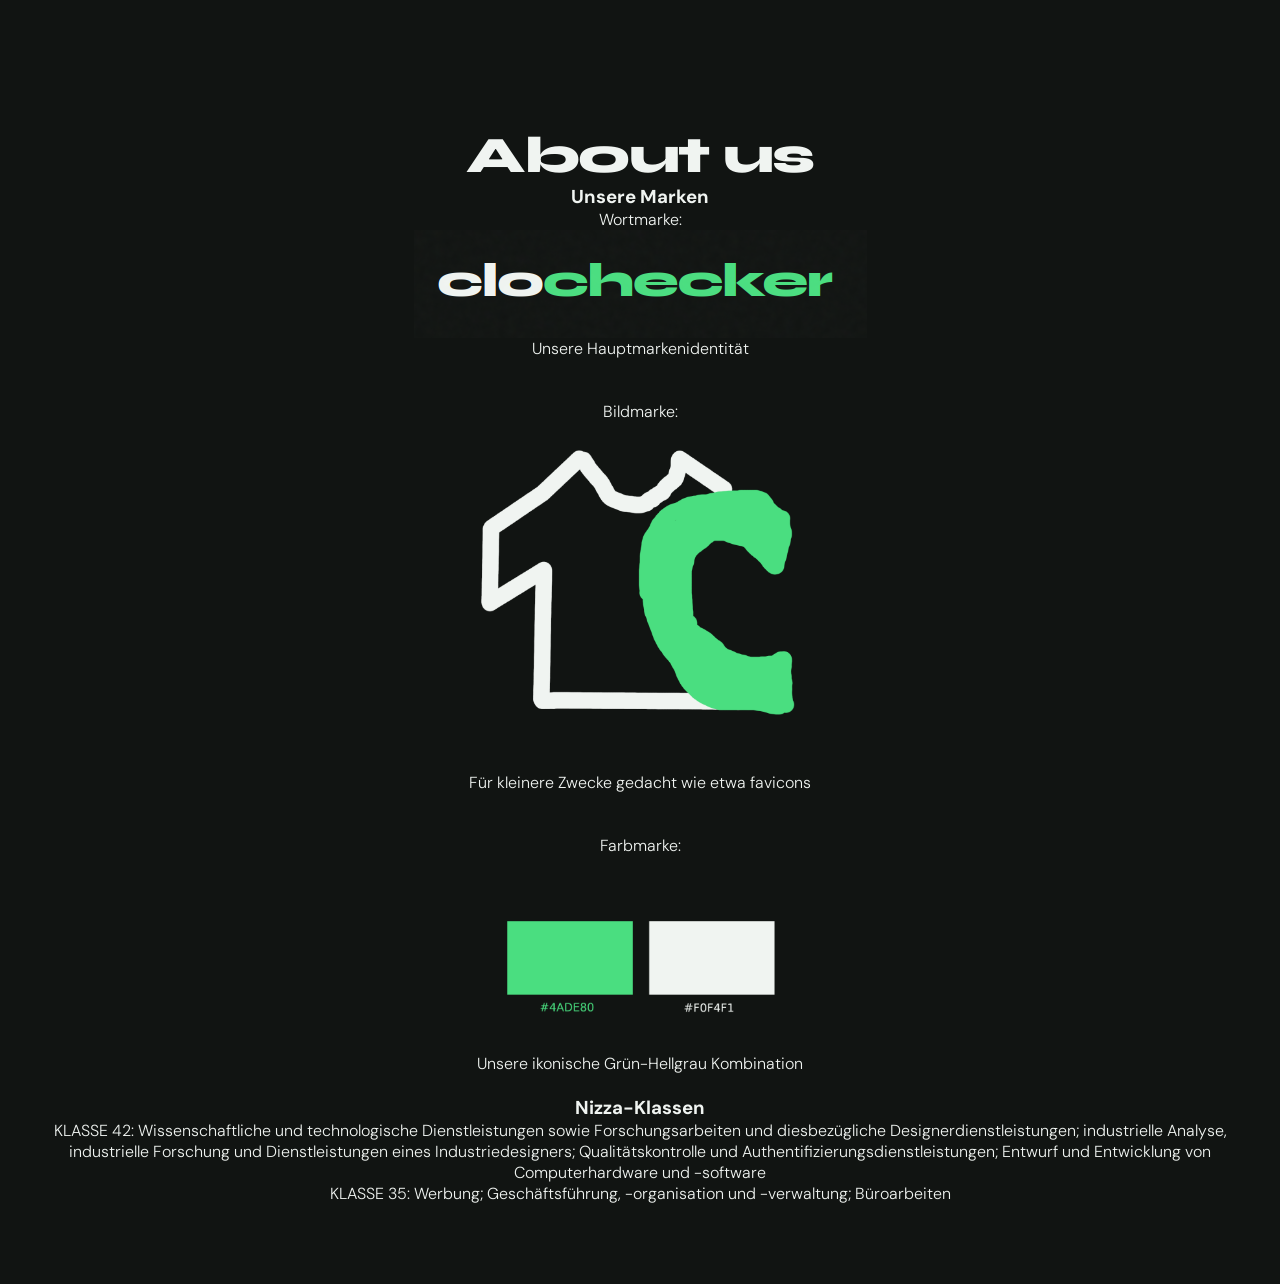
<file: aboutus.html>
<!DOCTYPE html>
<html lang="de">
<head>
<meta charset="UTF-8">
<meta name="viewport" content="width=device-width, initial-scale=1.0">
<title>clochecker – Preisvergleich für Kleidung</title>
<link href="https://fonts.googleapis.com/css2?family=Syne:wght@400;600;700;800&family=DM+Sans:ital,wght@0,300;0,400;0,500;1,300&display=swap" rel="stylesheet">
<link rel="stylesheet" href="style.css" type="text/css">
</head>
<body>
<section id="hero">
<h2>About us</h2>
<h3>Unsere Marken</h3>
<p>Wortmarke:</p>
<img src="wortmarke.png" alt="Unsere Wortmarke">
<p>Unsere Hauptmarkenidentität</p>
<p><br></br>Bildmarke:</p>
<img src="bildlogo.png" alt="Unsere Bildmarke" style="max-width: 350px; max-height: 350px;">
<p>Für kleinere Zwecke gedacht wie etwa favicons</p>
<p><br></br>Farbmarke:</p>
<img src="farbmarke.png" alt="Unsere Farbmarke" style="max-width: 350px; max-height: 450px;">
<p>Unsere ikonische Grün-Hellgrau Kombination<br></br></p>
<h3>Nizza-Klassen</h3>
<p>KLASSE 42: Wissenschaftliche und technologische Dienstleistungen sowie
Forschungsarbeiten und diesbezügliche Designerdienstleistungen;
industrielle Analyse, industrielle Forschung und Dienstleistungen eines
Industriedesigners; Qualitätskontrolle und
Authentifizierungsdienstleistungen; Entwurf und Entwicklung von
Computerhardware und -software</p>
<p>KLASSE 35: Werbung; Geschäftsführung, -organisation und -verwaltung; Büroarbeiten</p>
</section>
</body>
</html>
</file>
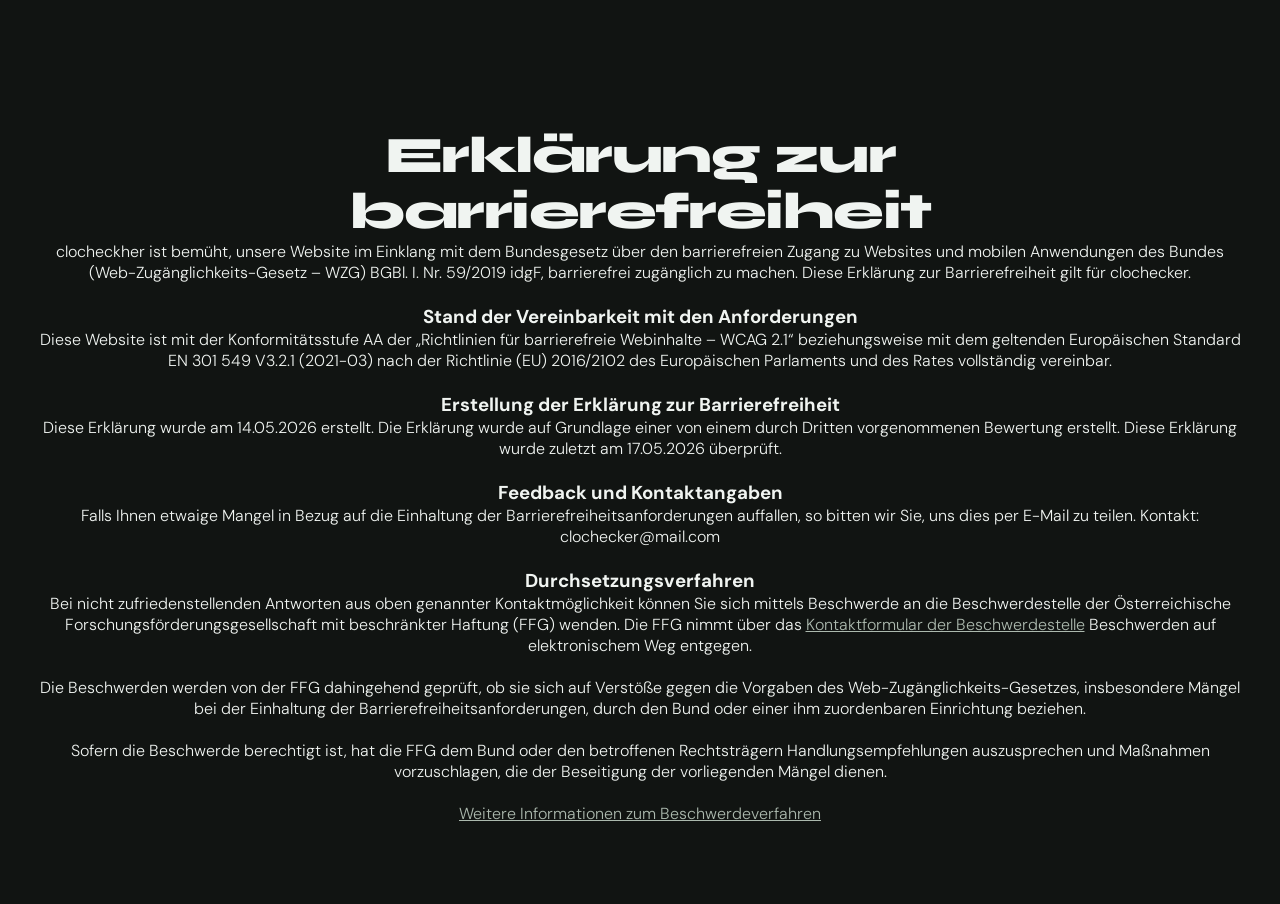
<file: barrierefreiheit.html>
<!DOCTYPE html>
<html lang="de">
<head>
<meta charset="UTF-8">
<meta name="viewport" content="width=device-width, initial-scale=1.0">
<title>clochecker – Preisvergleich für Kleidung</title>
<link href="https://fonts.googleapis.com/css2?family=Syne:wght@400;600;700;800&family=DM+Sans:ital,wght@0,300;0,400;0,500;1,300&display=swap" rel="stylesheet">
<link rel="stylesheet" href="style.css" type="text/css">
</head>
<body>
<section id="hero">
<h2>Erklärung zur barrierefreiheit</h2>
<p>clocheckher ist bemüht, unsere Website im Einklang mit dem Bundesgesetz über den barrierefreien Zugang zu Websites und mobilen Anwendungen des Bundes (Web-Zugänglichkeits-Gesetz – WZG) BGBl. I. Nr. 59/2019 idgF, barrierefrei zugänglich zu machen.

Diese Erklärung zur Barrierefreiheit gilt für clochecker.<br></br></p>
<h3>Stand der Vereinbarkeit mit den Anforderungen</h3>
<p>Diese Website ist mit der Konformitätsstufe AA der „Richtlinien für barrierefreie Webinhalte – WCAG 2.1“ beziehungsweise mit dem geltenden Europäischen Standard EN 301 549 V3.2.1 (2021-03) nach der Richtlinie (EU) 2016/2102 des Europäischen Parlaments und des Rates vollständig vereinbar.<br></br></p>
<h3>Erstellung der Erklärung zur Barrierefreiheit</h3>
<p>Diese Erklärung wurde am 14.05.2026 erstellt. Die Erklärung wurde auf Grundlage einer von einem durch Dritten vorgenommenen Bewertung erstellt. Diese Erklärung wurde zuletzt am 17.05.2026 überprüft.<br></br></p>
<h3>Feedback und Kontaktangaben</h3>
<p>Falls Ihnen etwaige Mangel in Bezug auf die Einhaltung der Barrierefreiheitsanforderungen auffallen, so bitten wir Sie, uns dies per E-Mail zu teilen.
    Kontakt: clochecker@mail.com<br></br></p>
<h3>Durchsetzungsverfahren</h3>
<p>Bei nicht zufriedenstellenden Antworten aus oben genannter Kontaktmöglichkeit können Sie sich mittels Beschwerde an die Beschwerdestelle der Österreichische Forschungsförderungsgesellschaft mit beschränkter Haftung (FFG) wenden. Die FFG nimmt über das <a href="https://www.digitalbarrierefrei.at/de/beschwerdestelle/kontaktformular-beschwerdestelle">Kontaktformular der Beschwerdestelle</a> Beschwerden auf elektronischem Weg entgegen.
<br></br>Die Beschwerden werden von der FFG dahingehend geprüft, ob sie sich auf Verstöße gegen die Vorgaben des Web-Zugänglichkeits-Gesetzes, insbesondere Mängel bei der Einhaltung der Barrierefreiheitsanforderungen, durch den Bund oder einer ihm zuordenbaren Einrichtung beziehen.
<br></br>Sofern die Beschwerde berechtigt ist, hat die FFG dem Bund oder den betroffenen Rechtsträgern Handlungsempfehlungen auszusprechen und Maßnahmen vorzuschlagen, die der Beseitigung der vorliegenden Mängel dienen.
<br></br><a href="https://www.digitalbarrierefrei.at/de/beschwerde-einreichen/informationen-zum-beschwerdeprozess">Weitere Informationen zum Beschwerdeverfahren</a></p>
</section>
</body>
</html>
</file>
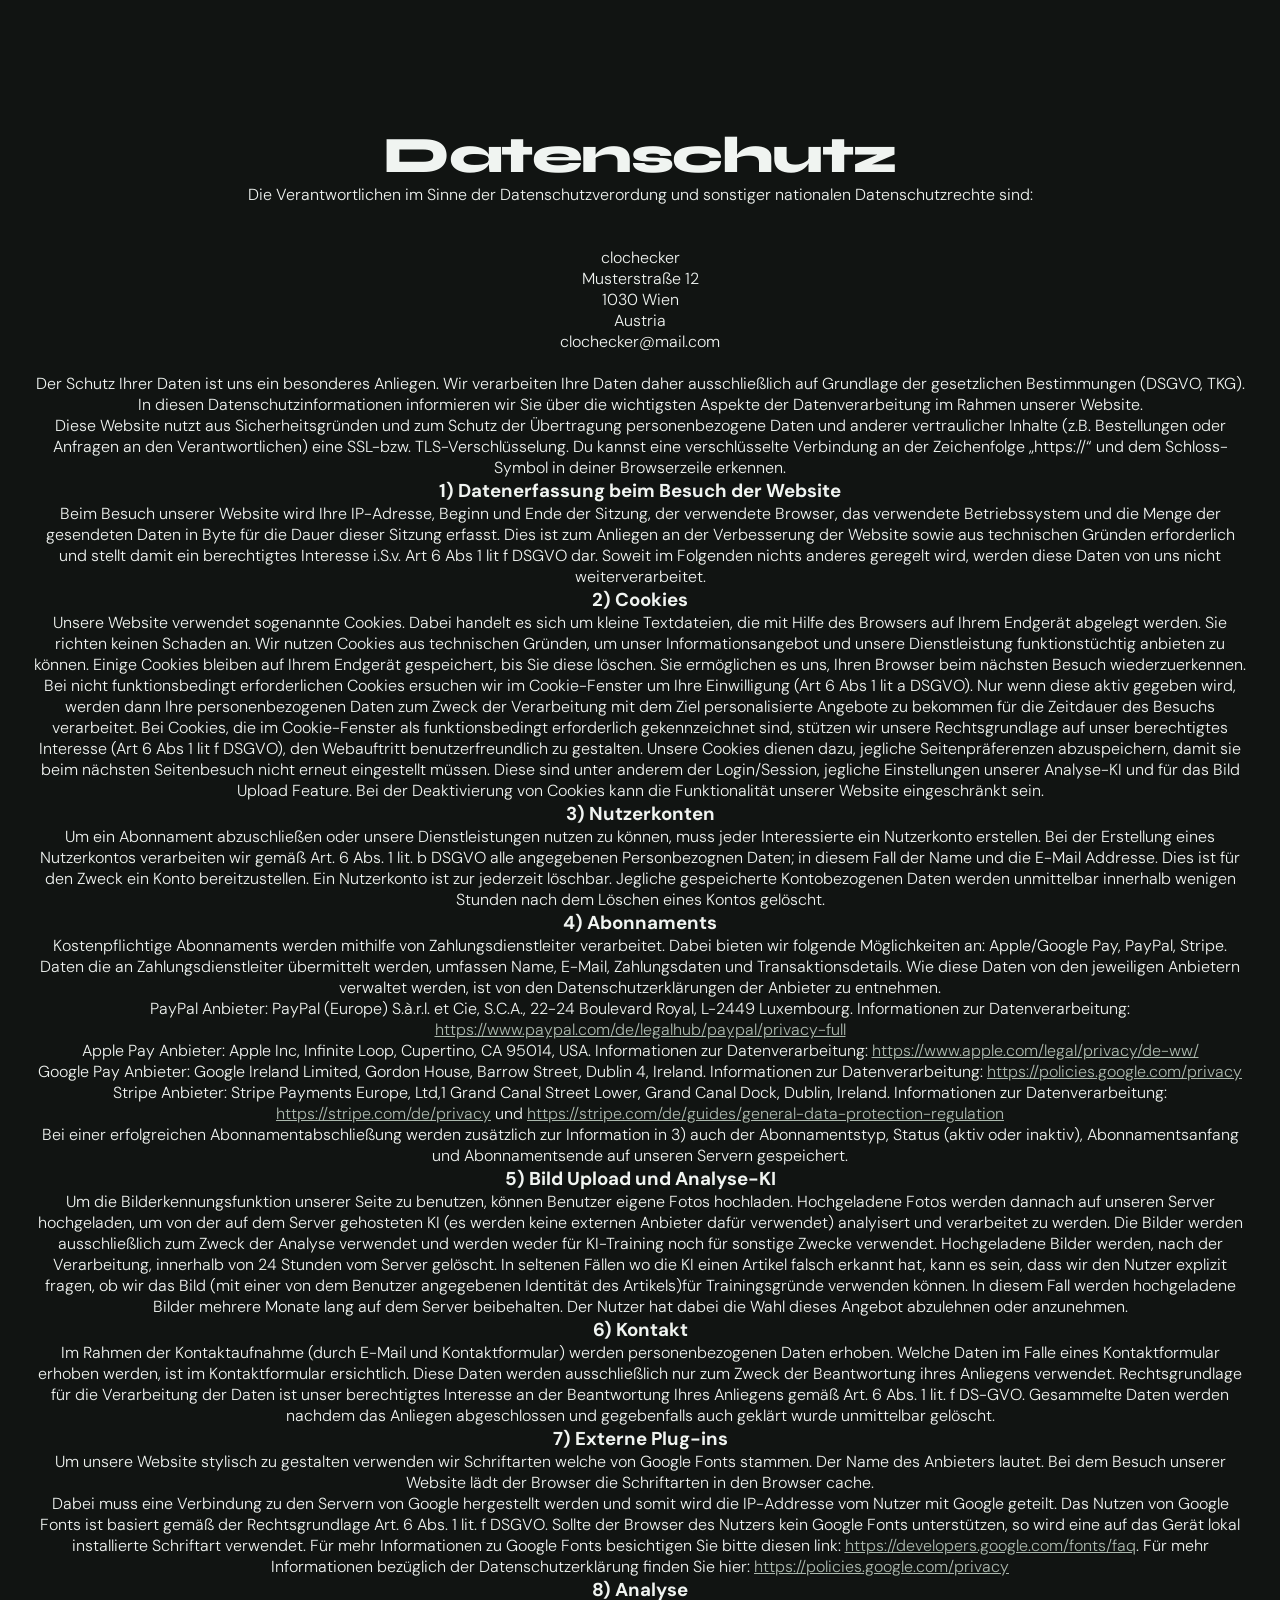
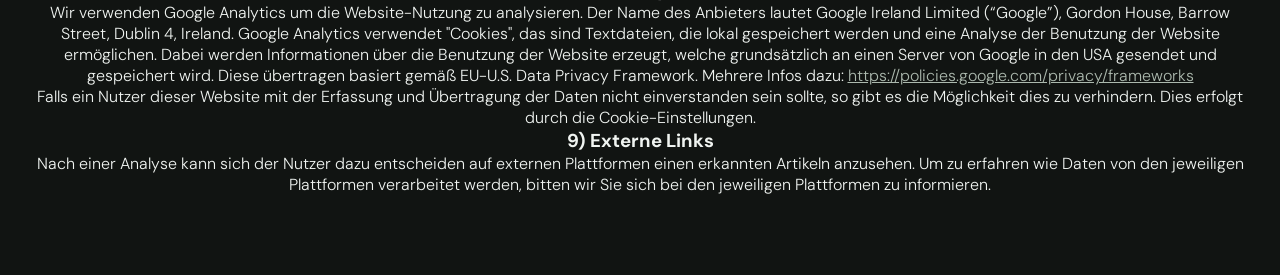
<file: datenschutz.html>
<!DOCTYPE html>
<html lang="de">
<head>
<meta charset="UTF-8">
<meta name="viewport" content="width=device-width, initial-scale=1.0">
<title>clochecker – Preisvergleich für Kleidung</title>
<link href="https://fonts.googleapis.com/css2?family=Syne:wght@400;600;700;800&family=DM+Sans:ital,wght@0,300;0,400;0,500;1,300&display=swap" rel="stylesheet">
<link rel="stylesheet" href="style.css" type="text/css">
</head>
<body>
<section id="hero">
<h2>Datenschutz</h2>
<p>Die Verantwortlichen im Sinne der Datenschutzverordung und sonstiger nationalen Datenschutzrechte sind:</p>
<p><br></br>clochecker</p>
<p>Musterstraße 12 </p>
<p>1030 Wien</p>
<p>Austria</p>
<p>clochecker@mail.com<br></br></p>
<p>Der Schutz Ihrer Daten ist uns ein besonderes Anliegen. Wir verarbeiten Ihre Daten daher ausschließlich auf Grundlage der gesetzlichen Bestimmungen (DSGVO, TKG). In diesen Datenschutzinformationen informieren wir Sie über die wichtigsten Aspekte der Datenverarbeitung im Rahmen unserer Website.</p>
<p>Diese Website nutzt aus Sicherheitsgründen und zum Schutz der Übertragung personenbezogene Daten und anderer vertraulicher Inhalte (z.B. Bestellungen oder Anfragen an den Verantwortlichen) eine SSL-bzw. TLS-Verschlüsselung. Du kannst eine verschlüsselte Verbindung an der Zeichenfolge „https://“ und dem Schloss-Symbol in deiner Browserzeile erkennen.</p>
<h3>1) Datenerfassung beim Besuch der Website</h3>
<p>Beim Besuch unserer Website wird Ihre IP-Adresse, Beginn und Ende der Sitzung, der verwendete Browser, das verwendete Betriebssystem und die Menge der gesendeten Daten in Byte für die Dauer dieser Sitzung erfasst. Dies ist zum Anliegen an der Verbesserung der Website sowie aus technischen Gründen erforderlich und stellt damit ein berechtigtes Interesse i.S.v. Art 6 Abs 1 lit f DSGVO dar. Soweit im Folgenden nichts anderes geregelt wird, werden diese Daten von uns nicht weiterverarbeitet.</p>
<h3>2) Cookies</h3>
<p>Unsere Website verwendet sogenannte Cookies. Dabei handelt es sich um kleine Textdateien, die mit Hilfe des Browsers auf Ihrem Endgerät abgelegt werden. Sie richten keinen Schaden an.

Wir nutzen Cookies aus technischen Gründen, um unser Informationsangebot und unsere Dienstleistung funktionstüchtig anbieten zu können. Einige Cookies bleiben auf Ihrem Endgerät gespeichert, bis Sie diese löschen. Sie ermöglichen es uns, Ihren Browser beim nächsten Besuch wiederzuerkennen.

Bei nicht funktionsbedingt erforderlichen Cookies ersuchen wir im Cookie-Fenster um Ihre Einwilligung (Art 6 Abs 1 lit a DSGVO). Nur wenn diese aktiv gegeben wird, werden dann Ihre personenbezogenen Daten zum Zweck der Verarbeitung mit dem Ziel personalisierte Angebote zu bekommen für die Zeitdauer des Besuchs verarbeitet.

Bei Cookies, die im Cookie-Fenster als funktionsbedingt erforderlich gekennzeichnet sind, stützen wir unsere Rechtsgrundlage auf unser berechtigtes Interesse (Art 6 Abs 1 lit f DSGVO), den Webauftritt benutzerfreundlich zu gestalten.

Unsere Cookies dienen dazu, jegliche Seitenpräferenzen abzuspeichern, damit sie beim nächsten Seitenbesuch nicht erneut eingestellt müssen. Diese sind unter anderem der Login/Session, jegliche Einstellungen unserer Analyse-KI und für das Bild Upload Feature.

Bei der Deaktivierung von Cookies kann die Funktionalität unserer Website eingeschränkt sein.</p>
<h3>3) Nutzerkonten</h3>
<p>Um ein Abonnament abzuschließen oder unsere Dienstleistungen nutzen zu können, muss jeder Interessierte ein Nutzerkonto erstellen. 
    Bei der Erstellung eines Nutzerkontos verarbeiten wir gemäß Art. 6 Abs. 1 lit. b DSGVO alle angegebenen Personbezognen Daten; in diesem Fall der Name und die E-Mail Addresse.
    Dies ist für den Zweck ein Konto bereitzustellen. Ein Nutzerkonto ist zur jederzeit löschbar. Jegliche gespeicherte Kontobezogenen Daten werden unmittelbar innerhalb wenigen Stunden nach dem Löschen eines Kontos gelöscht. 
</p>
<h3>4) Abonnaments</h3>
<p>Kostenpflichtige Abonnaments werden mithilfe von Zahlungsdienstleiter verarbeitet. Dabei bieten wir folgende Möglichkeiten an: Apple/Google Pay, 
    PayPal, Stripe. Daten die an Zahlungsdienstleiter übermittelt werden, umfassen Name, E-Mail, Zahlungsdaten und Transaktionsdetails.
    Wie diese Daten von den jeweiligen Anbietern verwaltet werden, ist von den Datenschutzerklärungen der Anbieter zu entnehmen. 
</p>
<p>PayPal Anbieter: PayPal (Europe) S.à.r.l. et Cie, S.C.A., 22-24 Boulevard Royal, L-2449 Luxembourg. Informationen zur Datenverarbeitung: <a href="https://www.paypal.com/de/legalhub/paypal/privacy-full">https://www.paypal.com/de/legalhub/paypal/privacy-full</a></p>
<p>Apple Pay Anbieter: Apple Inc, Infinite Loop, Cupertino, CA 95014, USA. Informationen zur Datenverarbeitung: <a href="https://www.apple.com/legal/privacy/de-ww/">https://www.apple.com/legal/privacy/de-ww/</a></p>
<p>Google Pay Anbieter: Google Ireland Limited, Gordon House, Barrow Street, Dublin 4, Ireland. Informationen zur Datenverarbeitung: <a href="https://policies.google.com/privacy">https://policies.google.com/privacy</a></p>
<p>Stripe Anbieter: Stripe Payments Europe, Ltd,1 Grand Canal Street Lower, Grand Canal Dock, Dublin, Ireland. Informationen zur Datenverarbeitung: <a href="https://stripe.com/de/privacy">https://stripe.com/de/privacy</a> und <a href="https://stripe.com/de/guides/general-data-protection-regulation">https://stripe.com/de/guides/general-data-protection-regulation</a></p>
<p>Bei einer erfolgreichen Abonnamentabschließung werden zusätzlich zur Information in 3) auch der Abonnamentstyp, Status (aktiv oder inaktiv), Abonnamentsanfang und Abonnamentsende auf unseren Servern gespeichert.</p>
<h3>5) Bild Upload und Analyse-KI</h3>
<p>Um die Bilderkennungsfunktion unserer Seite zu benutzen, können Benutzer eigene Fotos hochladen. Hochgeladene Fotos werden dannach auf unseren Server hochgeladen, um von der auf dem Server gehosteten KI (es werden keine externen Anbieter dafür verwendet) analyisert und verarbeitet zu werden. Die Bilder werden ausschließlich zum Zweck der Analyse verwendet und werden weder für KI-Training noch für sonstige Zwecke verwendet.
    Hochgeladene Bilder werden, nach der Verarbeitung, innerhalb von 24 Stunden vom Server gelöscht. 
    In seltenen Fällen wo die KI einen Artikel falsch erkannt hat, kann es sein, dass wir den Nutzer explizit fragen, ob wir das Bild (mit einer von dem Benutzer angegebenen Identität des Artikels)für Trainingsgründe verwenden können. In diesem Fall werden hochgeladene Bilder mehrere Monate lang auf dem Server beibehalten.
    Der Nutzer hat dabei die Wahl dieses Angebot abzulehnen oder anzunehmen.
    
</p>
<h3>6) Kontakt</h3>
<p>Im Rahmen der Kontaktaufnahme (durch E-Mail und Kontaktformular) werden personenbezogenen Daten erhoben. Welche Daten im Falle eines Kontaktformular erhoben werden, ist im Kontaktformular ersichtlich.
    Diese Daten werden ausschließlich nur zum Zweck der Beantwortung ihres Anliegens verwendet. Rechtsgrundlage für die Verarbeitung der Daten ist unser berechtigtes Interesse an der Beantwortung Ihres Anliegens gemäß Art. 6 Abs. 1 lit. f DS-GVO. 
    Gesammelte Daten werden nachdem das Anliegen abgeschlossen und gegebenfalls auch geklärt wurde unmittelbar gelöscht.
</p>
<h3>7) Externe Plug-ins</h3>
<p>Um unsere Website stylisch zu gestalten verwenden wir Schriftarten welche von Google Fonts stammen. Der Name des Anbieters lautet. Bei dem Besuch unserer Website lädt der Browser die Schriftarten in den Browser cache.</p>
<p>Dabei muss eine Verbindung zu den Servern von Google hergestellt werden und somit wird die IP-Addresse vom Nutzer mit Google geteilt.
    Das Nutzen von Google Fonts ist basiert gemäß der Rechtsgrundlage Art. 6 Abs. 1 lit. f DSGVO.
    Sollte der Browser des Nutzers kein Google Fonts unterstützen, so wird eine auf das Gerät lokal installierte Schriftart verwendet.
    Für mehr Informationen zu Google Fonts besichtigen Sie bitte diesen link: <a href="https://developers.google.com/fonts/faq">https://developers.google.com/fonts/faq</a>.
    Für mehr Informationen bezüglich der Datenschutzerklärung finden Sie hier: <a href="https://policies.google.com/privacy">https://policies.google.com/privacy</a>
</p>
<h3>8) Analyse</h3>
<p>Wir verwenden Google Analytics um die Website-Nutzung zu analysieren. Der Name des Anbieters lautet Google Ireland Limited (“Google”), Gordon House, Barrow Street, Dublin 4, Ireland. Google Analytics verwendet "Cookies", das sind Textdateien, die lokal
    gespeichert werden und eine Analyse der Benutzung der Website ermöglichen. Dabei werden Informationen über die Benutzung der Website erzeugt, welche 
    grundsätzlich an einen Server von Google in den USA gesendet und gespeichert wird. Diese übertragen basiert gemäß EU-U.S. Data Privacy Framework. Mehrere Infos dazu: <a href="https://policies.google.com/privacy/frameworks">https://policies.google.com/privacy/frameworks</a>
<p>Falls ein Nutzer dieser Website mit der Erfassung und Übertragung der Daten nicht einverstanden sein sollte, so gibt es die Möglichkeit dies zu verhindern.
    Dies erfolgt durch die Cookie-Einstellungen.
<h3>9) Externe Links</h3>
<p>Nach einer Analyse kann sich der Nutzer dazu entscheiden auf externen Plattformen einen erkannten Artikeln anzusehen. Um zu erfahren wie Daten von den jeweiligen Plattformen verarbeitet werden, bitten wir Sie sich bei den jeweiligen Plattformen zu informieren.</p>
</p>
</p>
</section>
</body>
</html>
</file>
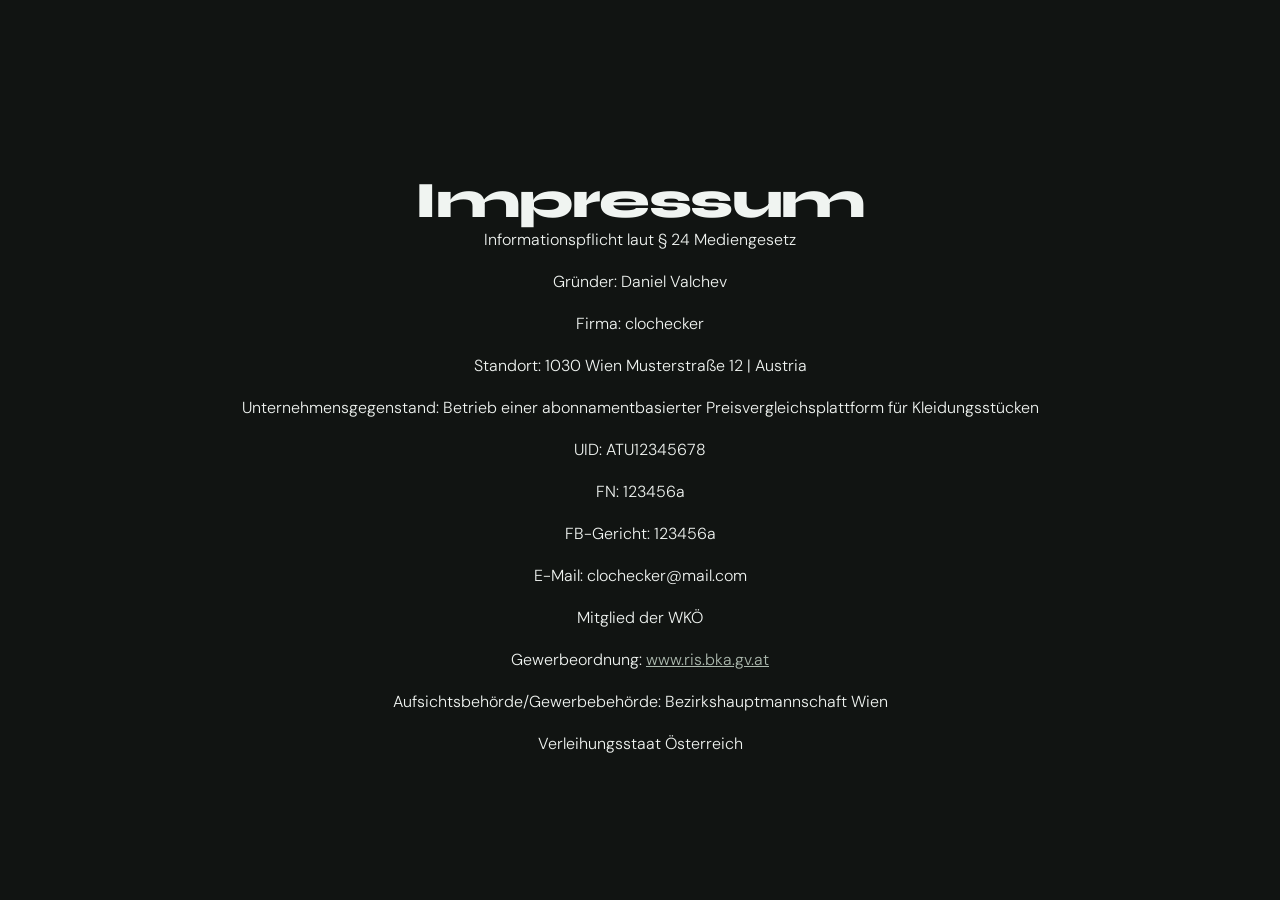
<file: impressum.html>
<!DOCTYPE html>
<html lang="de">
<head>
<meta charset="UTF-8">
<meta name="viewport" content="width=device-width, initial-scale=1.0">
<title>clochecker – Preisvergleich für Kleidung</title>
<link href="https://fonts.googleapis.com/css2?family=Syne:wght@400;600;700;800&family=DM+Sans:ital,wght@0,300;0,400;0,500;1,300&display=swap" rel="stylesheet">
<link rel="stylesheet" href="style.css" type="text/css">
</head>
<body>
<section id="hero">
<h2>Impressum</h2>
<p>Informationspflicht laut § 24 Mediengesetz<br></br></p>
<p>Gründer: Daniel Valchev<br></br></p>
<p>Firma: clochecker<br></br></p>
<p>Standort: 1030 Wien Musterstraße 12 | Austria<br></br></p>
<p>Unternehmensgegenstand: Betrieb einer abonnamentbasierter Preisvergleichsplattform für Kleidungsstücken<br></br></p>
<p>UID: ATU12345678<br></br></p>
<p>FN: 123456a <br></br></p>
<p>FB-Gericht: 123456a <br></br></p>
<p>E-Mail: clochecker@mail.com <br></br></p>
<p>Mitglied der WKÖ <br></br></p>
<p>Gewerbeordnung: <a href="www.ris.bka.gv.at">www.ris.bka.gv.at</a> <br></br></p>
<p>Aufsichtsbehörde/Gewerbebehörde: Bezirkshauptmannschaft Wien<br></br></p>
<p>Verleihungsstaat Österreich<br></br></p>

</section>
</body>
</html>
</file>
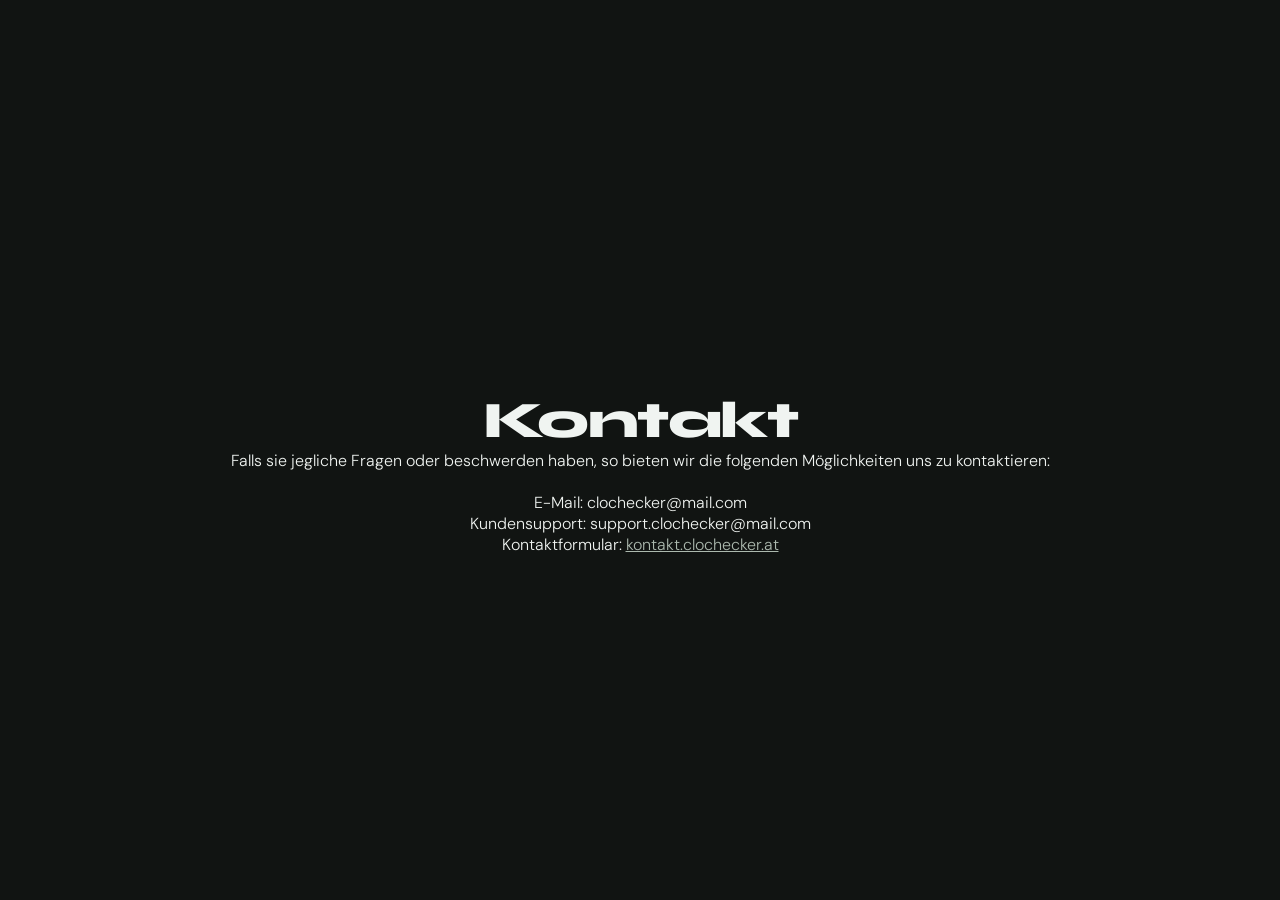
<file: kontakt.html>
<!DOCTYPE html>
<html lang="de">
<head>
<meta charset="UTF-8">
<meta name="viewport" content="width=device-width, initial-scale=1.0">
<title>clochecker – Preisvergleich für Kleidung</title>
<link href="https://fonts.googleapis.com/css2?family=Syne:wght@400;600;700;800&family=DM+Sans:ital,wght@0,300;0,400;0,500;1,300&display=swap" rel="stylesheet">
<link rel="stylesheet" href="style.css" type="text/css">
</head>
<body>
<section id="hero">
<h2>Kontakt</h2>
<p>Falls sie jegliche Fragen oder beschwerden haben, so bieten wir die folgenden Möglichkeiten uns zu kontaktieren:<br></br></p>
<p>E-Mail: clochecker@mail.com</p>
<p>Kundensupport: support.clochecker@mail.com</p>
<p>Kontaktformular: <a href="#">kontakt.clochecker.at</a></p>
</section>
</body>
</html>
</file>
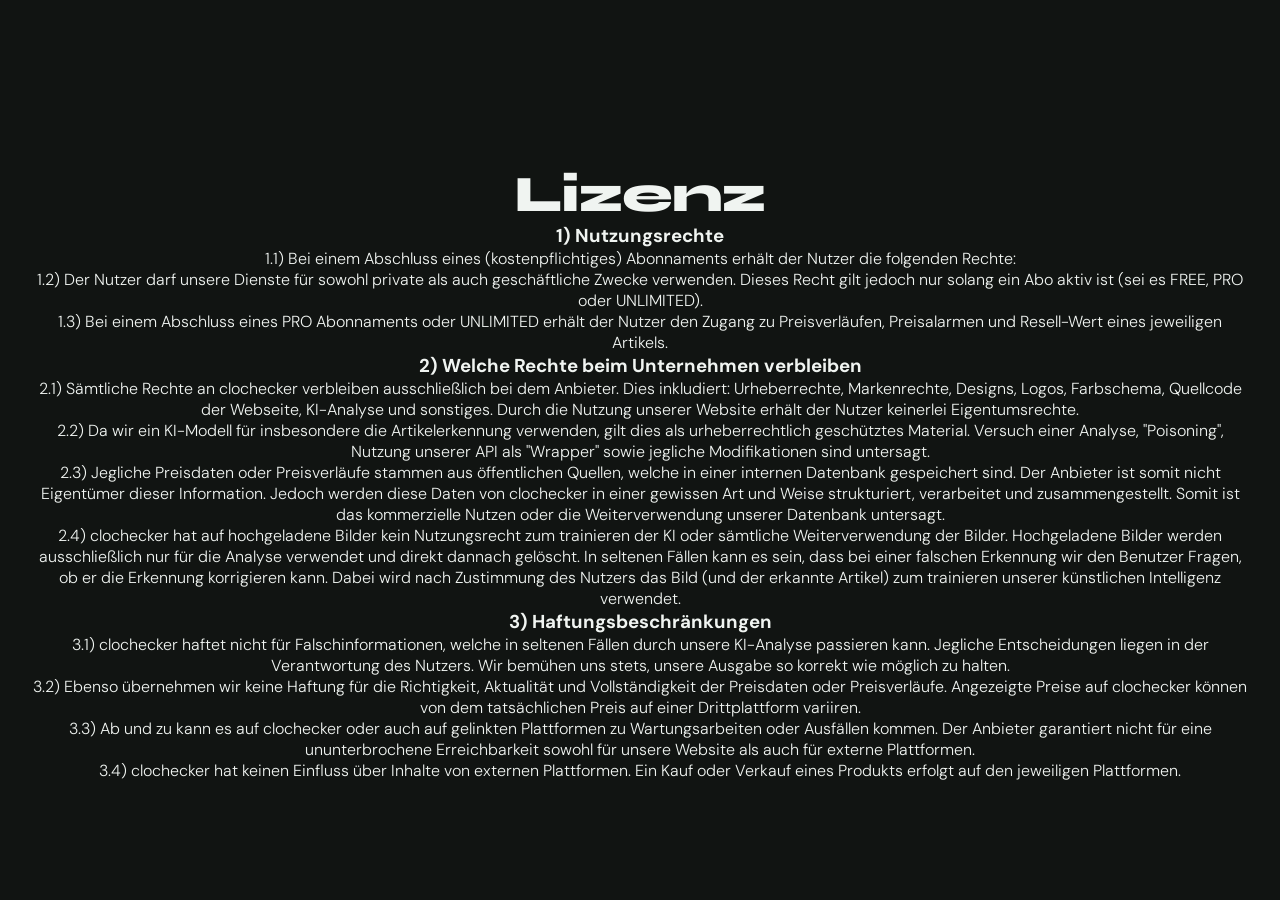
<file: lizenz.html>
<!DOCTYPE html>
<html lang="de">
<head>
<meta charset="UTF-8">
<meta name="viewport" content="width=device-width, initial-scale=1.0">
<title>clochecker – Preisvergleich für Kleidung</title>
<link href="https://fonts.googleapis.com/css2?family=Syne:wght@400;600;700;800&family=DM+Sans:ital,wght@0,300;0,400;0,500;1,300&display=swap" rel="stylesheet">
<link rel="stylesheet" href="style.css" type="text/css">
</head>
<body>
<section id="hero">
<h2>Lizenz</h2>
<h3>1) Nutzungsrechte</h3>
<p>1.1) Bei einem Abschluss eines (kostenpflichtiges) Abonnaments erhält der Nutzer die folgenden Rechte:</p>
<p>1.2) Der Nutzer darf unsere Dienste für sowohl private als auch geschäftliche Zwecke verwenden. Dieses Recht gilt jedoch nur solang ein Abo aktiv ist (sei es FREE, PRO oder UNLIMITED).</p>
<p>1.3) Bei einem Abschluss eines PRO Abonnaments oder UNLIMITED erhält der Nutzer den Zugang zu Preisverläufen, Preisalarmen und Resell-Wert eines jeweiligen Artikels. 

</p>
<h3>2) Welche Rechte beim Unternehmen verbleiben</h3>
<p>2.1) Sämtliche Rechte an clochecker verbleiben ausschließlich bei dem Anbieter. Dies inkludiert: Urheberrechte, Markenrechte, Designs, Logos, Farbschema, Quellcode der Webseite, KI-Analyse und sonstiges.
    Durch die Nutzung unserer Website erhält der Nutzer keinerlei Eigentumsrechte.
</p>
<p>2.2) Da wir ein KI-Modell für insbesondere die Artikelerkennung verwenden, gilt dies als urheberrechtlich geschütztes Material. Versuch einer Analyse, "Poisoning", Nutzung unserer API als "Wrapper" sowie jegliche Modifikationen sind untersagt.</p>
<p>2.3) Jegliche Preisdaten oder Preisverläufe stammen aus öffentlichen Quellen, welche in einer internen Datenbank gespeichert sind. Der Anbieter ist somit nicht Eigentümer dieser Information. Jedoch werden diese Daten von clochecker in einer gewissen Art und Weise strukturiert, verarbeitet und zusammengestellt. Somit ist das kommerzielle Nutzen oder die Weiterverwendung unserer Datenbank untersagt.</p>
<p>2.4) clochecker hat auf hochgeladene Bilder kein Nutzungsrecht zum trainieren der KI oder sämtliche Weiterverwendung der Bilder. Hochgeladene Bilder werden ausschließlich nur für die Analyse verwendet und direkt dannach gelöscht. In seltenen Fällen kann es sein, dass bei einer falschen Erkennung wir den Benutzer Fragen, ob er die Erkennung korrigieren kann. Dabei wird nach Zustimmung des Nutzers das Bild (und der erkannte Artikel) zum trainieren unserer künstlichen Intelligenz verwendet.</p>
<h3>3) Haftungsbeschränkungen</h3>
<p>3.1) clochecker haftet nicht für Falschinformationen, welche in seltenen Fällen durch unsere KI-Analyse passieren kann. Jegliche Entscheidungen liegen in der Verantwortung des Nutzers. Wir bemühen uns stets, unsere Ausgabe so korrekt wie möglich zu halten.</p>
<p>3.2) Ebenso übernehmen wir keine Haftung für die Richtigkeit, Aktualität und Vollständigkeit der Preisdaten oder Preisverläufe. Angezeigte Preise auf clochecker können von dem tatsächlichen Preis auf einer Drittplattform variiren.</p>
<p>3.3) Ab und zu kann es auf clochecker oder auch auf gelinkten Plattformen zu Wartungsarbeiten oder Ausfällen kommen. Der Anbieter garantiert nicht für eine ununterbrochene Erreichbarkeit sowohl für unsere Website als auch für externe Plattformen.</p>
<p>3.4) clochecker hat keinen Einfluss über Inhalte von externen Plattformen. Ein Kauf oder Verkauf eines Produkts erfolgt auf den jeweiligen Plattformen.</p>
</section>
</body>
</html>
</file>
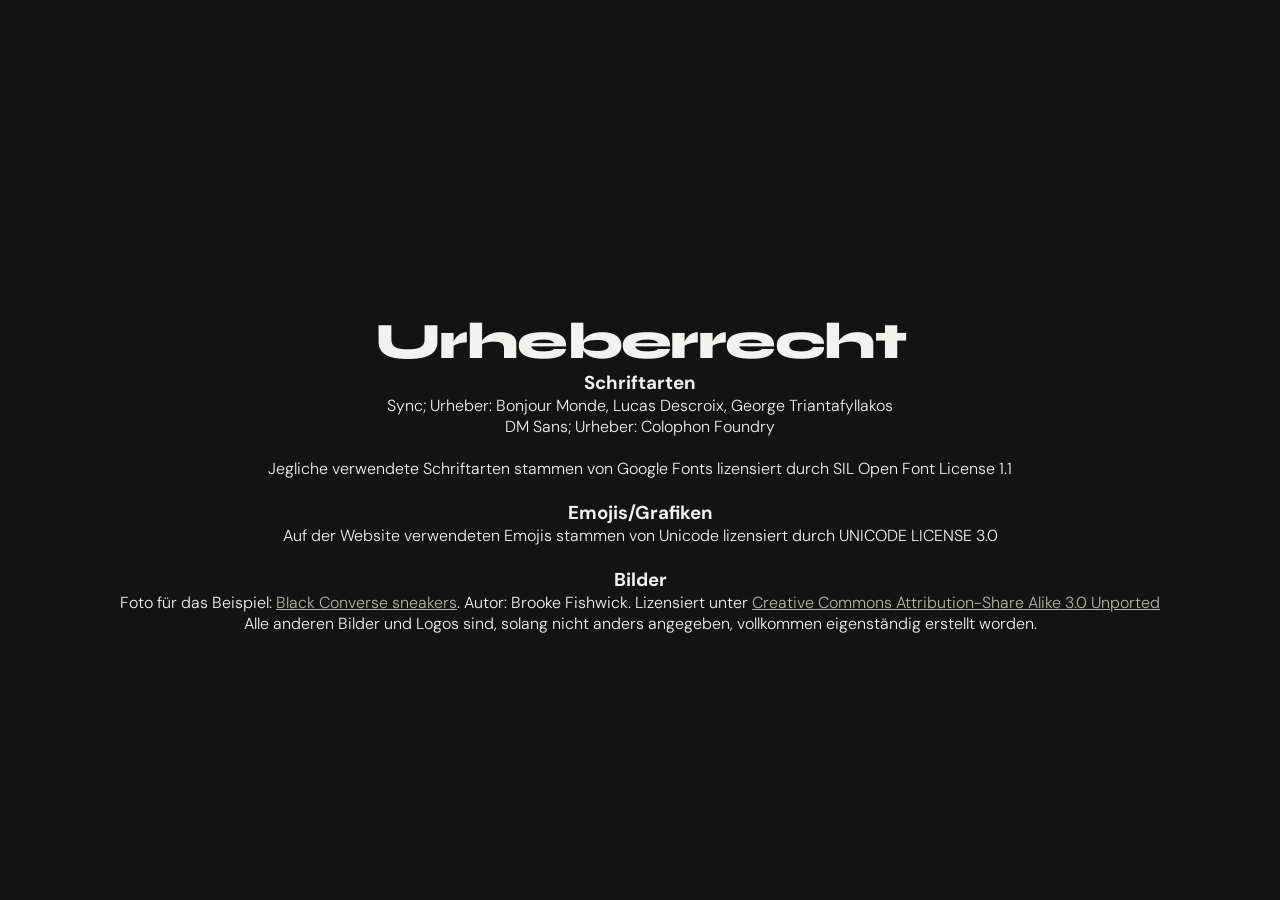
<file: urheberrecht.html>
<!DOCTYPE html>
<html lang="de">
<head>
<meta charset="UTF-8">
<meta name="viewport" content="width=device-width, initial-scale=1.0">
<title>clochecker – Preisvergleich für Kleidung</title>
<link href="https://fonts.googleapis.com/css2?family=Syne:wght@400;600;700;800&family=DM+Sans:ital,wght@0,300;0,400;0,500;1,300&display=swap" rel="stylesheet">
<link rel="stylesheet" href="style.css" type="text/css">
</head>
<body>
<section id="hero">
<h2>Urheberrecht</h2>
<h3>Schriftarten</h3>
<p>Sync; Urheber: Bonjour Monde, Lucas Descroix, George Triantafyllakos</p>
<p>DM Sans; Urheber: Colophon Foundry<br></br></p>
<p>Jegliche verwendete Schriftarten stammen von Google Fonts lizensiert durch SIL Open Font License 1.1<br></br></p>
<h3>Emojis/Grafiken</h3>
<p>Auf der Website verwendeten Emojis stammen von Unicode lizensiert durch UNICODE LICENSE 3.0<br></br></p>
<h3>Bilder</h3>
<p>Foto für das Beispiel: <a href="https://commons.wikimedia.org/wiki/File:Black_Converse_sneakers.JPG">Black Converse sneakers</a>. Autor: Brooke Fishwick.
    Lizensiert unter <a href="https://creativecommons.org/licenses/by-sa/3.0/deed.en">Creative Commons Attribution-Share Alike 3.0 Unported</a>
</p>
<p>Alle anderen Bilder und Logos sind, solang nicht anders angegeben, vollkommen eigenständig erstellt worden.</p>
</section>
</body>
</html>
</file>
<file: style.css>
:root {
    --green: #4ADE80;
    --green-mid: #22C55E;
    --green-dark: #16A34A;
    --green-subtle: #052e16;
    --bg: #111412;
    --bg2: #181c19;
    --bg3: #1f2620;
    --border: rgba(74,222,128,0.12);
    --border-strong: rgba(74,222,128,0.28);
    --text: #f0f4f1;
    --text-muted: #ACB9AE;
    --dark: #0b0f0c;
    --card-bg: #161b17;
  }

  *, *::before, *::after { box-sizing: border-box; margin: 0; padding: 0; }

  html { scroll-behavior: smooth; }

  body {
    background: var(--bg);
    color: var(--text);
    font-family: 'DM Sans', sans-serif;
    font-weight: 300;
    overflow-x: hidden;
    cursor: default;
  }

  /* ── SCROLLBAR ── */
  ::-webkit-scrollbar { width: 4px; }
  ::-webkit-scrollbar-track { background: var(--bg); }
  ::-webkit-scrollbar-thumb { background: var(--green-dark); border-radius: 2px; }

  /* ── NOISE OVERLAY ── */
  body::before {
    content: '';
    position: fixed; inset: 0;
    opacity: 0.028;
    pointer-events: none;
    z-index: 9999;
  }

  /* ── NAV ── */
  nav {
    position: fixed; top: 0; left: 0; right: 0; z-index: 100;
    display: flex; align-items: center; justify-content: space-between;
    padding: 1.1rem 3rem;
    background: rgba(17,20,18,0.82);
    backdrop-filter: blur(18px);
    border-bottom: 1px solid var(--border);
  }

  .logo {
    font-family: 'Syne', sans-serif;
    font-weight: 800;
    font-size: 1.45rem;
    letter-spacing: -0.03em;
    color: var(--text);
    text-decoration: none;
  }

  .logo span { color: var(--green); }

  nav ul {
    list-style: none;
    display: flex; gap: 2.4rem;
  }

  nav ul a {
    text-decoration: none;
    color: var(--text-muted);
    font-size: 0.88rem;
    font-weight: 400;
    letter-spacing: 0.02em;
    transition: color 0.2s;
  }

  nav ul a:hover { color: var(--green); }

  .nav-cta {
    background: var(--green);
    color: var(--dark) !important;
    font-weight: 500 !important;
    padding: 0.5rem 1.2rem;
    border-radius: 6px;
    transition: background 0.2s !important;
  }

  .nav-cta:hover { background: var(--green-mid) !important; color: var(--dark) !important; }

  /* ── HERO ── */
  #hero {
    min-height: 100vh;
    display: flex; flex-direction: column; align-items: center; justify-content: center;
    text-align: center;
    padding: 8rem 2rem 5rem;
    position: relative;
    overflow: hidden;
  }

  .hero-glow {
    position: absolute;
    width: 700px; height: 700px;
    border-radius: 50%;
    background: radial-gradient(circle, rgba(74,222,128,0.13) 0%, transparent 70%);
    top: 50%; left: 50%;
    transform: translate(-50%, -55%);
    pointer-events: none;
    animation: pulse 5s ease-in-out infinite;
  }

  @keyframes pulse {
    0%, 100% { transform: translate(-50%,-55%) scale(1); opacity: 1; }
    50% { transform: translate(-50%,-55%) scale(1.08); opacity: 0.75; }
  }

  .hero-badge {
    display: inline-flex; align-items: center; gap: 0.5rem;
    background: rgba(74,222,128,0.08);
    border: 1px solid var(--border-strong);
    border-radius: 100px;
    padding: 0.38rem 1rem;
    font-size: 0.78rem;
    color: var(--green);
    letter-spacing: 0.06em;
    text-transform: uppercase;
    font-weight: 500;
    margin-bottom: 2rem;
    animation: fadeUp 0.6s ease both;
  }

  .hero-badge .dot {
    width: 6px; height: 6px;
    background: var(--green);
    border-radius: 50%;
    animation: blink 1.8s ease-in-out infinite;
  }

  @keyframes blink { 0%,100% { opacity: 1; } 50% { opacity: 0.2; } }

  a {
    color: var(--text-muted);
  }

  h1 {
    font-family: 'Syne', sans-serif;
    font-size: clamp(3rem, 7vw, 6.2rem);
    font-weight: 800;
    line-height: 1.0;
    letter-spacing: -0.04em;
    max-width: 820px;
    animation: fadeUp 0.7s 0.1s ease both;
  }

  h1 em {
    font-style: normal;
    color: var(--green);
  }

  .hero-sub {
    margin-top: 1.6rem;
    font-size: 1.08rem;
    color: var(--text-muted);
    max-width: 520px;
    line-height: 1.65;
    animation: fadeUp 0.7s 0.2s ease both;
  }

  .hero-actions {
    margin-top: 2.6rem;
    display: flex; gap: 1rem; align-items: center;
    animation: fadeUp 0.7s 0.3s ease both;
  }

  .btn-primary {
    background: var(--green);
    color: var(--dark);
    font-family: 'DM Sans', sans-serif;
    font-weight: 600;
    font-size: 0.95rem;
    padding: 0.8rem 2rem;
    border: none; border-radius: 8px;
    cursor: pointer;
    transition: background 0.2s, transform 0.15s;
    letter-spacing: 0.01em;
  }

  .btn-primary:hover { background: var(--green-mid); transform: translateY(-1px); }

  .btn-ghost {
    background: transparent;
    color: var(--text-muted);
    font-family: 'DM Sans', sans-serif;
    font-weight: 400;
    font-size: 0.9rem;
    padding: 0.8rem 1.6rem;
    border: 1px solid var(--border-strong);
    border-radius: 8px;
    cursor: pointer;
    transition: border-color 0.2s, color 0.2s;
  }

  .btn-ghost:hover { border-color: var(--green); color: var(--green); }

  @keyframes fadeUp {
    from { opacity: 0; transform: translateY(22px); }
    to { opacity: 1; transform: translateY(0); }
  }

  /* ── UPLOAD DEMO ── */
  .upload-demo {
    margin-top: 4.5rem;
    width: min(700px, 90vw);
    background: var(--card-bg);
    border: 1px solid var(--border-strong);
    border-radius: 20px;
    overflow: hidden;
    animation: fadeUp 0.8s 0.4s ease both;
    box-shadow: 0 0 60px rgba(74,222,128,0.07);
  }

  .upload-bar {
    background: var(--bg3);
    padding: 0.75rem 1.2rem;
    display: flex; align-items: center; gap: 0.5rem;
    border-bottom: 1px solid var(--border);
  }

  .upload-bar span {
    font-size: 0.78rem;
    color: var(--text-muted);
    margin-left: auto;
    letter-spacing: 0.03em;
  }

  .upload-content {
    padding: 2rem;
    display: grid;
    grid-template-columns: 1fr 1fr;
    gap: 1.5rem;
    align-items: start;
  }

  .upload-zone {
    border: 1.5px dashed var(--border-strong);
    border-radius: 14px;
    padding: 2rem 1rem;
    display: flex; flex-direction: column; align-items: center; justify-content: center;
    gap: 0.8rem;
    cursor: pointer;
    transition: border-color 0.2s, background 0.2s;
    background: rgba(74,222,128,0.02);
    min-height: 200px;
    position: relative;
  }

  .upload-zone:hover { border-color: var(--green); background: rgba(74,222,128,0.05); }

  .upload-icon {
    width: 48px; height: 48px;
    border-radius: 12px;
    background: rgba(74,222,128,0.1);
    display: flex; align-items: center; justify-content: center;
  }

  .upload-icon svg { width: 22px; height: 22px; }

  .upload-zone p {
    font-size: 0.82rem;
    color: var(--text-muted);
    text-align: center;
    line-height: 1.5;
  }

  .upload-zone p strong { color: var(--green); font-weight: 500; }

  /* mock result */
  .result-panel { display: flex; flex-direction: column; gap: 0.9rem; }

  .result-label {
    font-size: 0.7rem;
    text-transform: uppercase;
    letter-spacing: 0.1em;
    color: var(--text-muted);
    font-weight: 500;
    margin-bottom: 0.2rem;
  }

  .ai-tag {
    display: inline-flex; align-items: center; gap: 0.4rem;
    background: rgba(74,222,128,0.1);
    border: 1px solid var(--border-strong);
    border-radius: 6px;
    padding: 0.3rem 0.7rem;
    font-size: 0.78rem;
    color: var(--green);
    font-weight: 500;
  }

  .item-info {
    background: var(--bg3);
    border-radius: 10px;
    padding: 0.9rem;
  }

  .item-name {
    font-family: 'Syne', sans-serif;
    font-weight: 700;
    font-size: 1rem;
  }

  .item-sub {
    font-size: 0.78rem;
    color: var(--text-muted);
    margin-top: 0.2rem;
  }

  .price-list { display: flex; flex-direction: column; gap: 0.5rem; }

  .price-row {
    display: flex; align-items: center; justify-content: space-between;
    background: var(--bg3);
    border-radius: 8px;
    padding: 0.6rem 0.8rem;
    font-size: 0.82rem;
  }

  .price-row .shop { color: var(--text-muted); }

  .price-row .price { font-weight: 600; font-family: 'Syne', sans-serif; }

  .price-row.best { border: 1px solid rgba(74,222,128,0.3); background: rgba(74,222,128,0.06); }
  .price-row.best .price { color: var(--green); }

  .badge-best {
    font-size: 0.65rem;
    background: var(--green);
    color: var(--dark);
    border-radius: 4px;
    padding: 0.15rem 0.4rem;
    font-weight: 600;
    letter-spacing: 0.04em;
  }

  /* ── SECTION SHARED ── */
  section { padding: 6rem 3rem; }

  .section-tag {
    font-size: 0.72rem;
    text-transform: uppercase;
    letter-spacing: 0.12em;
    color: var(--green);
    font-weight: 500;
    margin-bottom: 1rem;
  }

  h2 {
    font-family: 'Syne', sans-serif;
    font-size: clamp(2rem, 4vw, 3.2rem);
    font-weight: 800;
    letter-spacing: -0.03em;
    line-height: 1.1;
    max-width: 600px;
  }

  h2 span { color: var(--green); }

  .section-sub {
    margin-top: 1rem;
    color: var(--text-muted);
    font-size: 1rem;
    line-height: 1.65;
    max-width: 460px;
  }

  /* ── HOW IT WORKS ── */
  #how {
    background: var(--bg2);
    border-top: 1px solid var(--border);
    border-bottom: 1px solid var(--border);
  }

  #how .inner {
    max-width: 1100px;
    margin: 0 auto;
  }

  .steps {
    margin-top: 3.5rem;
    display: grid;
    grid-template-columns: repeat(3, 1fr);
    gap: 1.5rem;
  }

  .step {
    background: var(--card-bg);
    border: 1px solid var(--border);
    border-radius: 16px;
    padding: 2rem 1.8rem;
    position: relative;
    overflow: hidden;
    transition: border-color 0.25s, transform 0.25s;
  }

  .step:hover { border-color: var(--border-strong); transform: translateY(-3px); }

  .step::before {
    content: '';
    position: absolute;
    top: 0; left: 0; right: 0;
    height: 2px;
    background: linear-gradient(90deg, transparent, var(--green), transparent);
    opacity: 0;
    transition: opacity 0.3s;
  }

  .step:hover::before { opacity: 1; }

  .step-num {
    font-family: 'Syne', sans-serif;
    font-size: 3rem;
    font-weight: 800;
    color: rgba(74,222,128,0.12);
    line-height: 1;
    margin-bottom: 1.2rem;
  }

  .step h3 {
    font-family: 'Syne', sans-serif;
    font-size: 1.1rem;
    font-weight: 700;
    margin-bottom: 0.6rem;
    letter-spacing: -0.02em;
  }

  .step p { font-size: 0.88rem; color: var(--text-muted); line-height: 1.6; }

  /* ── FEATURES ── */
  #features .inner {
    max-width: 1100px;
    margin: 0 auto;
    display: grid;
    grid-template-columns: 1fr 1fr;
    gap: 4rem;
    align-items: center;
  }

  .features-grid {
    display: grid;
    grid-template-columns: 1fr 1fr;
    gap: 1rem;
  }

  .feat-card {
    background: var(--card-bg);
    border: 1px solid var(--border);
    border-radius: 14px;
    padding: 1.4rem;
    transition: border-color 0.25s;
  }

  .feat-card:hover { border-color: var(--border-strong); }

  .feat-icon {
    width: 36px; height: 36px;
    border-radius: 9px;
    background: rgba(74,222,128,0.1);
    display: flex; align-items: center; justify-content: center;
    margin-bottom: 0.9rem;
    font-size: 1rem;
  }

  .feat-card h4 {
    font-family: 'Syne', sans-serif;
    font-size: 0.95rem;
    font-weight: 700;
    margin-bottom: 0.4rem;
  }

  .feat-card p { font-size: 0.82rem; color: var(--text-muted); line-height: 1.55; }

  /* ── PRICING ── */
  #pricing {
    background: var(--bg2);
    border-top: 1px solid var(--border);
    border-bottom: 1px solid var(--border);
  }

  #pricing .inner {
    max-width: 1000px;
    margin: 0 auto;
    text-align: center;
  }

  #pricing h2, #pricing .section-sub { margin-left: auto; margin-right: auto; }

  .plans {
    margin-top: 3.5rem;
    display: grid;
    grid-template-columns: repeat(3, 1fr);
    gap: 1.5rem;
    text-align: left;
  }

  .plan {
    background: var(--card-bg);
    border: 1px solid var(--border);
    border-radius: 18px;
    padding: 2rem;
    position: relative;
    transition: transform 0.25s, border-color 0.25s;
  }

  .plan:hover { transform: translateY(-4px); }

  .plan.popular {
    border-color: var(--green);
    background: linear-gradient(160deg, rgba(74,222,128,0.06) 0%, var(--card-bg) 60%);
  }

  .popular-badge {
    position: absolute;
    top: -1px; right: 1.5rem;
    background: var(--green);
    color: var(--dark);
    font-size: 0.68rem;
    font-weight: 600;
    letter-spacing: 0.06em;
    text-transform: uppercase;
    padding: 0.3rem 0.8rem;
    border-radius: 0 0 8px 8px;
  }

  .plan-name {
    font-size: 0.75rem;
    text-transform: uppercase;
    letter-spacing: 0.1em;
    color: var(--text-muted);
    font-weight: 500;
    margin-bottom: 0.8rem;
  }

  .plan-price {
    font-family: 'Syne', sans-serif;
    font-size: 2.8rem;
    font-weight: 800;
    letter-spacing: -0.04em;
    line-height: 1;
  }

  .plan-price span { font-size: 1rem; font-weight: 400; color: var(--text-muted); margin-left: 0.2rem; }

  .plan-desc { font-size: 0.82rem; color: var(--text-muted); margin: 0.8rem 0 1.5rem; line-height: 1.5; }

  .plan-divider { border: none; border-top: 1px solid var(--border); margin-bottom: 1.4rem; }

  .plan ul { list-style: none; display: flex; flex-direction: column; gap: 0.65rem; }

  .plan li {
    display: flex; align-items: flex-start; gap: 0.6rem;
    font-size: 0.84rem;
    color: var(--text-muted);
    line-height: 1.4;
  }

  .plan li .check {
    color: var(--green);
    font-size: 0.9rem;
    flex-shrink: 0;
    margin-top: 1px;
  }

  .plan li.muted .check { color: #3a4a3c; }
  .plan li.muted { opacity: 0.45; }

  .plan-btn {
    margin-top: 2rem;
    width: 100%;
    padding: 0.78rem;
    border-radius: 8px;
    font-family: 'DM Sans', sans-serif;
    font-size: 0.9rem;
    font-weight: 500;
    cursor: pointer;
    transition: all 0.2s;
    border: 1px solid var(--border-strong);
    background: transparent;
    color: var(--text);
  }

  .plan-btn:hover { border-color: var(--green); color: var(--green); }

  .plan.popular .plan-btn {
    background: var(--green);
    border-color: var(--green);
    color: var(--dark);
    font-weight: 600;
  }

  .plan.popular .plan-btn:hover { background: var(--green-mid); }

  /* ── PLATFORMS ── */
  #platforms {
    padding: 4rem 3rem;
    text-align: center;
  }

  #platforms p {
    font-size: 0.78rem;
    text-transform: uppercase;
    letter-spacing: 0.1em;
    color: var(--text-muted);
    margin-bottom: 2rem;
  }

  .platform-logos {
    display: flex; flex-wrap: wrap;
    align-items: center; justify-content: center;
    gap: 0.8rem;
  }

  .plat {
    background: var(--card-bg);
    border: 1px solid var(--border);
    border-radius: 10px;
    padding: 0.6rem 1.4rem;
    font-size: 0.82rem;
    color: var(--text-muted);
    font-weight: 400;
    letter-spacing: 0.02em;
  }

  /* ── TESTIMONIALS ── */
  #testimonials {
    background: var(--bg2);
    border-top: 1px solid var(--border);
  }

  #testimonials .inner {
    max-width: 1100px;
    margin: 0 auto;
  }

  .testi-grid {
    margin-top: 3rem;
    display: grid;
    grid-template-columns: repeat(3, 1fr);
    gap: 1.2rem;
  }

  .testi {
    background: var(--card-bg);
    border: 1px solid var(--border);
    border-radius: 14px;
    padding: 1.6rem;
    transition: border-color 0.25s;
  }

  .testi:hover { border-color: var(--border-strong); }

  .testi-stars { color: var(--green); font-size: 0.85rem; margin-bottom: 0.9rem; letter-spacing: 0.1em; }

  .testi-text {
    font-size: 0.88rem;
    color: var(--text);
    line-height: 1.6;
    margin-bottom: 1.2rem;
    font-style: italic;
  }

  .testi-author { display: flex; align-items: center; gap: 0.7rem; }

  .testi-avatar {
    width: 32px; height: 32px;
    border-radius: 50%;
    background: var(--bg3);
    display: flex; align-items: center; justify-content: center;
    font-size: 0.75rem;
    color: var(--green);
    font-weight: 600;
    border: 1px solid var(--border-strong);
  }

  .testi-name { font-size: 0.82rem; font-weight: 500; }
  .testi-loc { font-size: 0.75rem; color: var(--text-muted); }

  /* ── FAQ ── */
  #faq .inner {
    max-width: 700px;
    margin: 0 auto;
    text-align: center;
  }

  #faq h2, #faq .section-sub { margin-left: auto; margin-right: auto; }

  .faq-list {
    margin-top: 2.5rem;
    text-align: left;
    display: flex;
    flex-direction: column;
    gap: 0.8rem;
  }

  .faq-item {
    background: var(--card-bg);
    border: 1px solid var(--border);
    border-radius: 12px;
    overflow: hidden;
  }

  .faq-q {
    padding: 1.1rem 1.4rem;
    display: flex; justify-content: space-between; align-items: center;
    cursor: pointer;
    font-size: 0.92rem;
    font-weight: 500;
    gap: 1rem;
    transition: color 0.2s;
  }

  .faq-q:hover { color: var(--green); }

  .faq-q .arrow {
    color: var(--green);
    font-size: 1.1rem;
    flex-shrink: 0;
    transition: transform 0.25s;
  }

  .faq-a {
    max-height: 0;
    overflow: hidden;
    transition: max-height 0.35s ease, padding 0.2s;
    font-size: 0.86rem;
    color: var(--text-muted);
    line-height: 1.65;
    padding: 0 1.4rem;
  }

  .faq-item.open .faq-a { max-height: 200px; padding: 0 1.4rem 1.2rem; }
  .faq-item.open .arrow { transform: rotate(45deg); }
  .faq-item.open { border-color: var(--border-strong); }

  /* ── CTA BANNER ── */
  #cta {
    padding: 6rem 3rem;
    text-align: center;
    position: relative;
    overflow: hidden;
  }

  #cta::before {
    content: '';
    position: absolute;
    width: 600px; height: 600px;
    border-radius: 50%;
    background: radial-gradient(circle, rgba(74,222,128,0.09) 0%, transparent 70%);
    top: 50%; left: 50%;
    transform: translate(-50%, -50%);
    pointer-events: none;
  }

  #cta h2 { max-width: 560px; margin: 0 auto; }
  #cta .section-sub { margin: 1rem auto 2.5rem; }

  /* ── FOOTER ── */
  footer {
    background: var(--dark);
    border-top: 1px solid var(--border);
    padding: 3rem;
    display: grid;
    grid-template-columns: 1.5fr 1fr 1fr 1fr;
    gap: 2rem;
  }

  .footer-brand .logo { font-size: 1.2rem; display: block; margin-bottom: 0.8rem; }

  .footer-brand p { font-size: 0.82rem; color: var(--text-muted); line-height: 1.6; max-width: 200px; }

  footer h5 {
    font-size: 0.75rem;
    text-transform: uppercase;
    letter-spacing: 0.1em;
    color: var(--text-muted);
    font-weight: 500;
    margin-bottom: 1rem;
  }

  footer ul { list-style: none; display: flex; flex-direction: column; gap: 0.6rem; }

  footer ul a {
    text-decoration: none;
    color: var(--text-muted);
    font-size: 0.84rem;
    transition: color 0.2s;
  }

  footer ul a:hover { color: var(--green); }

  .footer-bottom {
    background: var(--dark);
    border-top: 1px solid var(--border);
    padding: 1.2rem 3rem;
    display: flex;
    justify-content: space-between;
    align-items: center;
    font-size: 0.78rem;
    color: var(--text-muted);
  }

  /* ── RESPONSIVE ── */
  @media (max-width: 900px) {
    nav { padding: 1rem 1.5rem; }
    nav ul { display: none; }
    section { padding: 4rem 1.5rem; }
    .steps, .plans, .testi-grid { grid-template-columns: 1fr; }
    #features .inner { grid-template-columns: 1fr; gap: 2rem; }
    .upload-content { grid-template-columns: 1fr; }
    footer { grid-template-columns: 1fr 1fr; }
    .footer-bottom { flex-direction: column; gap: 0.5rem; }
  }
</file>
